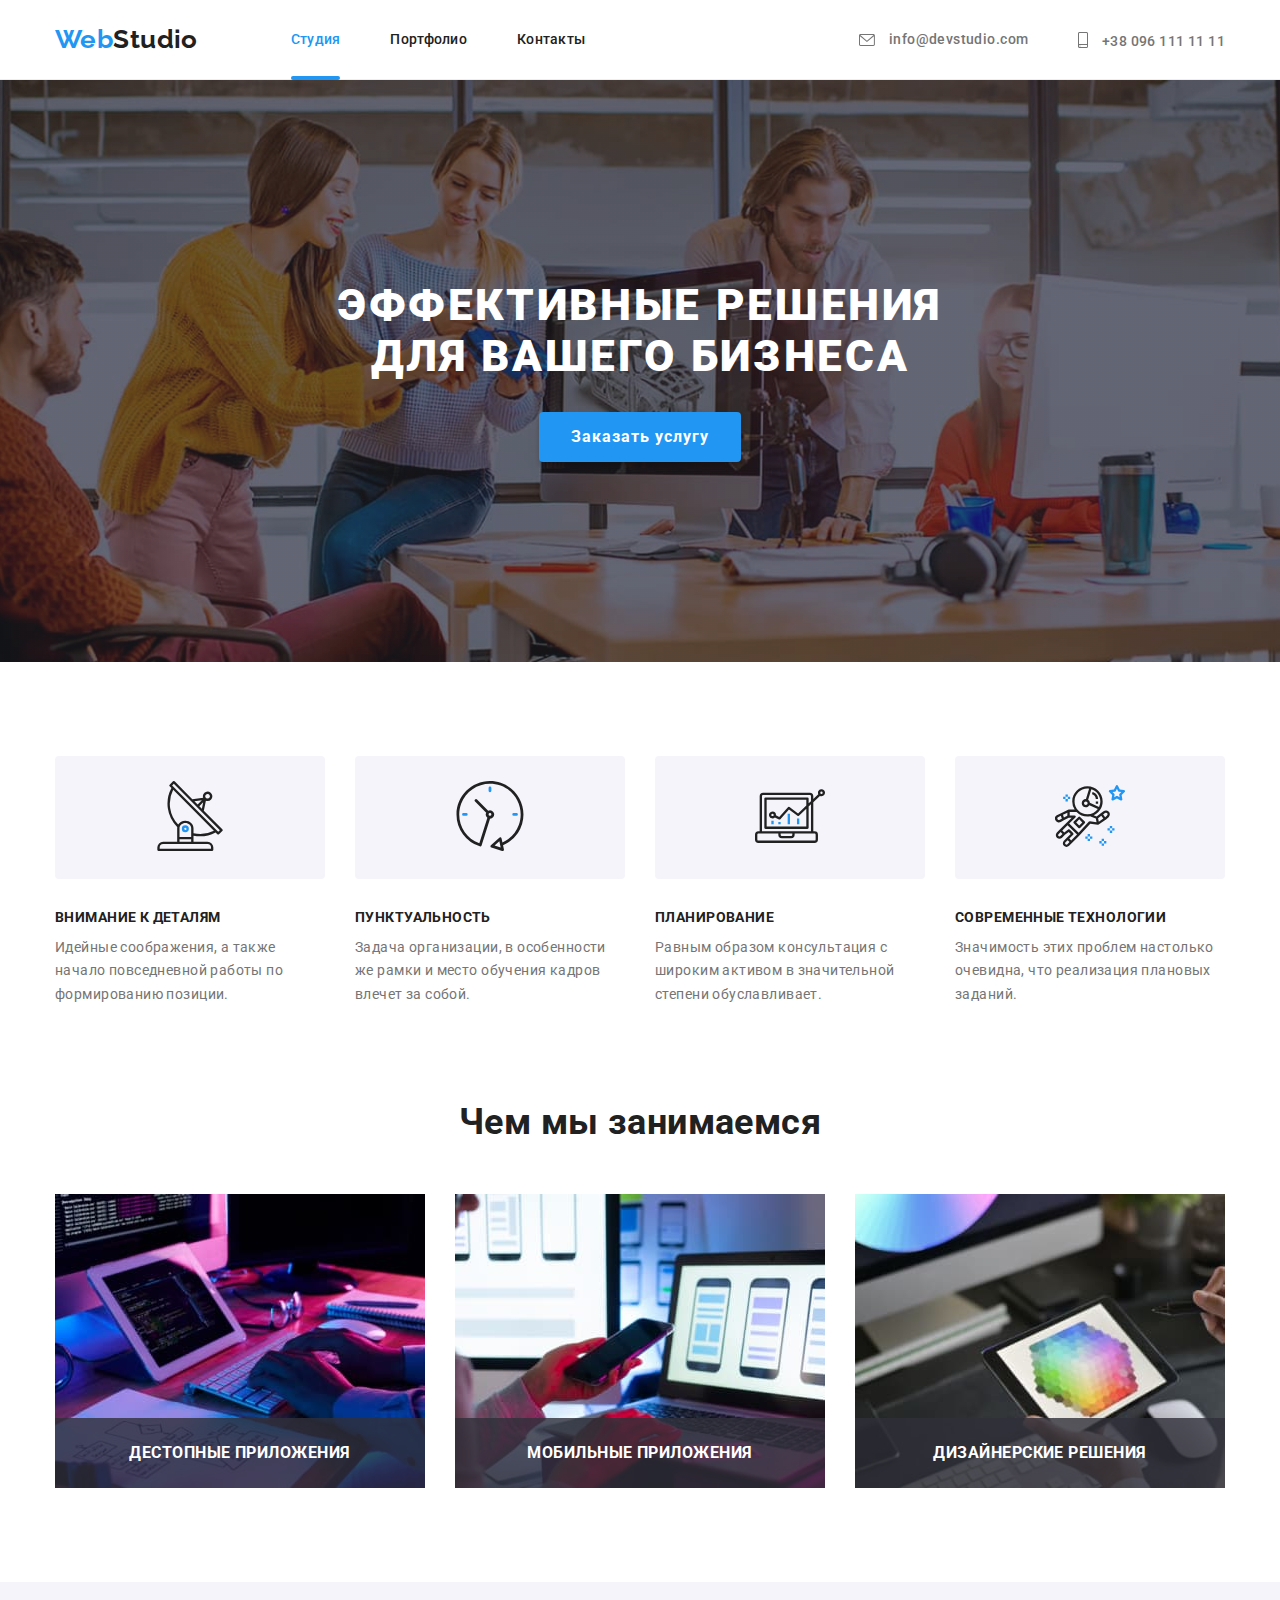
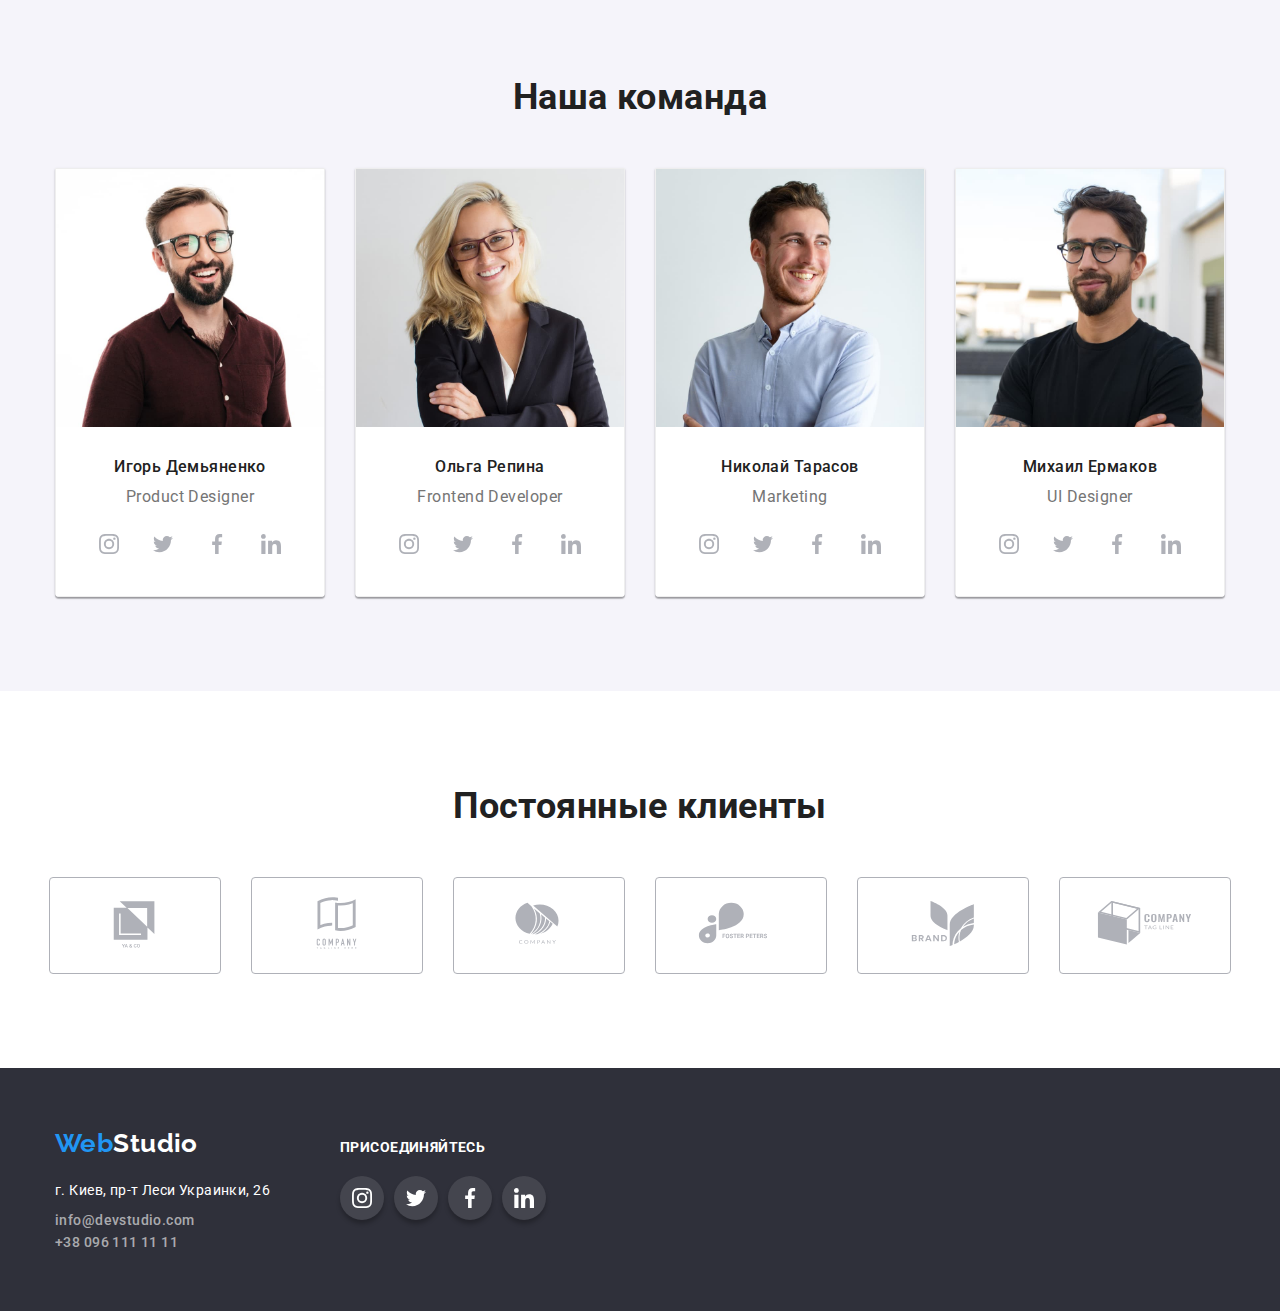
<file: index.html>
<!DOCTYPE html>
<html lang="ru">

<head>
    <meta charset="UTF-8">
    <meta http-equiv="X-UA-Compatible" content="IE=edge">
    <meta name="viewport" content="width=device-width, initial-scale=1.0">
    <title>Webstudio</title>
    <link rel="preconnect" href="https://fonts.googleapis.com">
    <link rel="preconnect" href="https://fonts.gstatic.com" crossorigin>
    <link href="https://fonts.googleapis.com/css2?family=Raleway:wght@700&family=Roboto:wght@400;500;700;900&display=swap" rel="stylesheet">
    <link rel="stylesheet" href="https://cdnjs.cloudflare.com/ajax/libs/modern-normalize/1.0.0/modern-normalize.min.css">
    <link rel="stylesheet" href="./css/styles.css">
</head>

<body>
    <header class="top-section">
        <div class="container container-flex">
            <nav class="navbar">
                <a href="#" class="nav-logo"><span class="nav-logo-colored">Web</span>Studio </a>
                <ul class="navbar-item">
                    <li class="nav-list">
                        <a class="nav-link current" href="./index.html">Студия</a></li>
                    <li class="nav-list">
                        <a class="nav-link" href="./portfolio.html">Портфолио</a>
                    </li>
                    <li class="nav-list">
                        <a class="nav-link" href="./#">Контакты</a></li>
                </ul>
            </nav>
            <ul class="contacts">
                <li class="contacts-list">
                    <a class="contact-link" href="info@devstudio.com">
                        <svg class="contact-svg-mail">
                          <use href="./image/sprite.svg#icon-mail"></use>
                        </svg> info@devstudio.com
                    </a>
                </li>
                <li class="contacts-list">
                    <a class="contact-link" href="+380961111111">
                        <svg class="contact-svg-phone">
                            <use href="./image/sprite.svg#icon-smartphone">
                            </use>
                        </svg> +38 096 111 11 11
                    </a>
                </li>
            </ul>
        </div>
    </header>
    <main>
        <!--secctin1-->
        <section class="hero-section">
            <div class="container">
                <h1 class="titel-text">Эффективные решения для вашего бизнеса</h1>
                <button type="button" class="btn-primary" data-modal-open>Заказать услугу</button>
            </div>
        </section>
        <!--secctin2-->
        <section class="section">
            <div class="container">
                <ul class="features">
                    <li class="features-list">
                        <div class="container-svg">
                            <svg class="features-svg">
                          <use href="./image/sprite.svg#icon-antenna-1"></use>
                      </svg></div>
                        <h3 class="features-title">Внимание к деталям</h3>
                        <p class="features-text">Идейные соображения, а также начало повседневной работы по формированию позиции.</p>
                    </li>
                    <li class="features-list">
                        <div class="container-svg">
                            <svg class="features-svg">
                          <use href="./image/sprite.svg#icon-clock-1"></use>
                      </svg></div>
                        <h3 class="features-title">Пунктуальность</h3>
                        <p class="features-text">Задача организации, в особенности же рамки и место обучения кадров влечет за собой.</p>
                    </li>
                    <li class="features-list">
                        <div class="container-svg">
                            <svg class="features-svg">
                          <use href="./image/sprite.svg#icon-diagram-1"></use>
                      </svg></div>
                        <h3 class="features-title">Планирование</h3>
                        <p class="features-text">Равным образом консультация с широким активом в значительной степени обуславливает.</p>
                    </li>
                    <li class="features-list">
                        <div class="container-svg">
                            <svg class="features-svg">
                             <use href="./image/sprite.svg#icon-astronaut-1"></use>
                            </svg>
                        </div>
                        <h3 class="features-title">Современные технологии</h3>
                        <p class="features-text">Значимость этих проблем настолько очевидна, что реализация плановых заданий.</p>
                    </li>
                </ul>
            </div>
        </section>
        <!--secctin3-->
        <section class="section work-pd">
            <div class="container">
                <h2 class="subtitel-big">Чем мы занимаемся</h2>
                <ul class="work-specifications">
                    <li class="work-specifications-item"><img src=./image/box1.jpg alt="desctop" width=370>
                        <div class="box">
                            <h3 class="subtitel-specifications">дестопные приложения</h3>
                        </div>
                    </li>
                    <li class="work-specifications-item"><img src=./image/box2.jpg alt="mobileapp" width=370>
                        <div class="box">
                            <h3 class="subtitel-specifications">мобильные приложения</h3>
                        </div>
                    </li>
                    <li class="work-specifications-item"><img src=./image/box3.jpg alt="design" width=370>
                        <div class="box">
                            <h3 class="subtitel-specifications">дизайнерские решения</h3>
                        </div>
                    </li>
                </ul>
            </div>
        </section>
        <!--secctin4-->
        <section class="section team-bg">
            <div class="container">
                <h2 class="subtitel-big">Наша команда</h2>
                <ul class="team-gallery">
                    <li class="team-gallery-item"><img src=./image/teamcard1.jpg alt="teammate" width=270>
                        <div class="border-name">
                            <h3 class="team-gallery-member">Игорь Демьяненко</h3>
                            <p class="team-gallery-text">Product Designer</p>
                            <ul class="social-member-list">
                                <li class="social-member-item">
                                    <a class="social-member-link" href="#">
                                        <svg class="social-member">
                                    <use href="./image/sprite.svg#icon-instagram-2"></use>
                                    </svg></a>
                                </li>
                                <li class="social-member-item">
                                    <a class="social-member-link" href="#">
                                        <svg class="social-member">
                                    <use href="./image/sprite.svg#icon-twitter-1"></use>
                                    </svg></a>
                                </li>
                                <li class="social-member-item">
                                    <a class="social-member-link" href="#">
                                        <svg class="social-member">
                                    <use href="./image/sprite.svg#icon-facebook-1"></use>
                                    </svg></a>
                                </li>
                                <li class="social-member-item">
                                    <a class="social-member-link" href="#">
                                        <svg class="social-member">
                                    <use href="./image/sprite.svg#icon-linkedin-1"></use>
                                    </svg></a>
                                </li>
                            </ul>
                        </div>
                    </li>
                    <li class="team-gallery-item"><img src=./image/teamcard2.jpg alt="teammate" width=270>
                        <div class="border-name">
                            <h3 class="team-gallery-member">Ольга Репина</h3>
                            <p class="team-gallery-text">Frontend Developer</p>

                            <ul class="social-member-list">
                                <li class="social-member-item">
                                    <a class="social-member-link" href="#">
                                        <svg class="social-member">
                                    <use href="./image/sprite.svg#icon-instagram-2"></use>
                                    </svg></a>
                                </li>
                                <li class="social-member-item">
                                    <a class="social-member-link" href="#">
                                        <svg class="social-member">
                                    <use href="./image/sprite.svg#icon-twitter-1"></use>
                                    </svg></a>
                                </li>
                                <li class="social-member-item">
                                    <a class="social-member-link" href="#">
                                        <svg class="social-member">
                                    <use href="./image/sprite.svg#icon-facebook-1"></use>
                                    </svg></a>
                                </li>
                                <li class="social-member-item">
                                    <a class="social-member-link" href="#">
                                        <svg class="social-member">
                                    <use href="./image/sprite.svg#icon-linkedin-1"></use>
                                    </svg></a>
                                </li>
                            </ul>
                        </div>
                    </li>
                    <li class="team-gallery-item"><img src=./image/teamcard3.jpg alt="teammate" width=270>
                        <div class="border-name">
                            <h3 class="team-gallery-member">Николай Тарасов</h3>
                            <p class="team-gallery-text">Marketing</p>
                            <ul class="social-member-list">
                                <li class="social-member-item">
                                    <a class="social-member-link" href="#">
                                        <svg class="social-member">
                                    <use href="./image/sprite.svg#icon-instagram-2"></use>
                                    </svg></a>
                                </li>
                                <li class="social-member-item">
                                    <a class="social-member-link" href="#">
                                        <svg class="social-member">
                                    <use href="./image/sprite.svg#icon-twitter-1"></use>
                                    </svg></a>
                                </li>
                                <li class="social-member-item">
                                    <a class="social-member-link" href="#">
                                        <svg class="social-member">
                                    <use href="./image/sprite.svg#icon-facebook-1"></use>
                                    </svg></a>
                                </li>
                                <li class="social-member-item">
                                    <a class="social-member-link" href="#">
                                        <svg class="social-member">
                                    <use href="./image/sprite.svg#icon-linkedin-1"></use>
                                    </svg></a>
                                </li>
                            </ul>
                        </div>
                    </li>
                    <li class="team-gallery-item"><img src=./image/teamcard4.jpg alt="teammate" width=270>
                        <div class="border-name">
                            <h3 class="team-gallery-member">Михаил Ермаков</h3>
                            <p class="team-gallery-text">UI Designer</p>
                            <ul class="social-member-list">
                                <li class="social-member-item">
                                    <a class="social-member-link" href="#">
                                        <svg class="social-member">
                                    <use href="./image/sprite.svg#icon-instagram-2"></use>
                                    </svg></a>
                                </li>
                                <li class="social-member-item">
                                    <a class="social-member-link" href="#">
                                        <svg class="social-member">
                                    <use href="./image/sprite.svg#icon-twitter-1"></use>
                                    </svg></a>
                                </li>
                                <li class="social-member-item">
                                    <a class="social-member-link" href="#">
                                        <svg class="social-member">
                                    <use href="./image/sprite.svg#icon-facebook-1"></use>
                                    </svg></a>
                                </li>
                                <li class="social-member-item">
                                    <a class="social-member-link" href="#">
                                        <svg class="social-member">
                                    <use href="./image/sprite.svg#icon-linkedin-1"></use>
                                    </svg></a>
                                </li>
                            </ul>
                        </div>
                    </li>

                </ul>
            </div>
        </section>
        <section class="section">
            <div class="container">
                <h2 class="subtitel-big">Постоянные клиенты</h2>
                <ul class="clients-list">
                    <li class="clients-item"><a class="client-link" href="#"><svg class="clients-svg">
                             <use href="./image/sprite.svg#icon-Logo-1"></use>
                            </svg></a></li>
                    <li class="clients-item"><a class="client-link" href="#"><svg class="clients-svg">
                             <use href="./image/sprite.svg#icon-Logo-2"></use>
                            </svg></a></li>
                    <li class="clients-item"><a class="client-link" href="#"><svg class="clients-svg">
                             <use href="./image/sprite.svg#icon-Logo-3"></use>
                            </svg></a></li>
                    <li class="clients-item"><a class="client-link" href="#"><svg class="clients-svg">
                             <use href="./image/sprite.svg#icon-Logo-4"></use>
                            </svg></a></li>
                    <li class="clients-item"><a class="client-link" href="#"><svg class="clients-svg">
                             <use href="./image/sprite.svg#icon-Logo-5"></use>
                            </svg></a></li>
                    <li class="clients-item"><a class="client-link" href="#"><svg class="clients-svg">
                             <use href="./image/sprite.svg#icon-Logo-6"></use>
                            </svg></a></li>
                </ul>
            </div>
        </section>
    </main>
    <!--footer-->
    <footer class="footer-custom ">
        <div class="container-footer">
            <div class="container-footer-contacts">
                <a href=" " class="nav-logo-light "><span class="nav-logo-colored ">Web</span>Studio </a>
                <ul class="contacts-list footer-list ">
                    <li class="contat-item-light ">
                        <p class="address-light ">г. Киев, пр-т Леси Украинки, 26</p>
                    </li>
                    <li class="contat-item-light contact-margin ">
                        <a class="contact-link-light " href="info@devstudio.com "> info@devstudio.com </a></li>
                    <li class="contat-item-light">
                        <a class="contact-link-light " href="+380961111111 "> +38 096 111 11 11</a></li>
                </ul>
            </div>
            <div class="container-footer-svg">
                <h3 class="footer-title">Присоединяйтесь</h3>
                <ul class="social-footer-list">
                    <li class="social-footer-item">
                        <a class="social-footer-link" href="#">
                            <svg class="social-footer">
                                    <use href="./image/sprite.svg#icon-instagram-2"></use>
                                    </svg></a>
                    </li>
                    <li class="social-footer-item">
                        <a class="social-footer-link" href="#">
                            <svg class="social-footer">
                                    <use href="./image/sprite.svg#icon-twitter-1"></use>
                                    </svg></a>
                    </li>
                    <li class="social-footer-item">
                        <a class="social-footer-link" href="#">
                            <svg class="social-footer">
                                    <use href="./image/sprite.svg#icon-facebook-1"></use>
                                    </svg></a>
                    </li>
                    <li class="social-footer-item">
                        <a class="social-footer-link" href="#">
                            <svg class="social-footer">
                                    <use href="./image/sprite.svg#icon-linkedin-1"></use>
                                    </svg></a>
                    </li>
                </ul>
            </div>
        </div>
    </footer>
    <div class="backdrop is-hidden" data-modal>
        <div class="modal"><button type="button" class="btn-modal" data-modal-close>
            <svg class="modal-close-btn">
            <use href="./image/closebtn.svg#icon-closebtn"></use></svg></button></div>
    </div>
    <script src="./js/modal.js"></script>
</body>
</file>
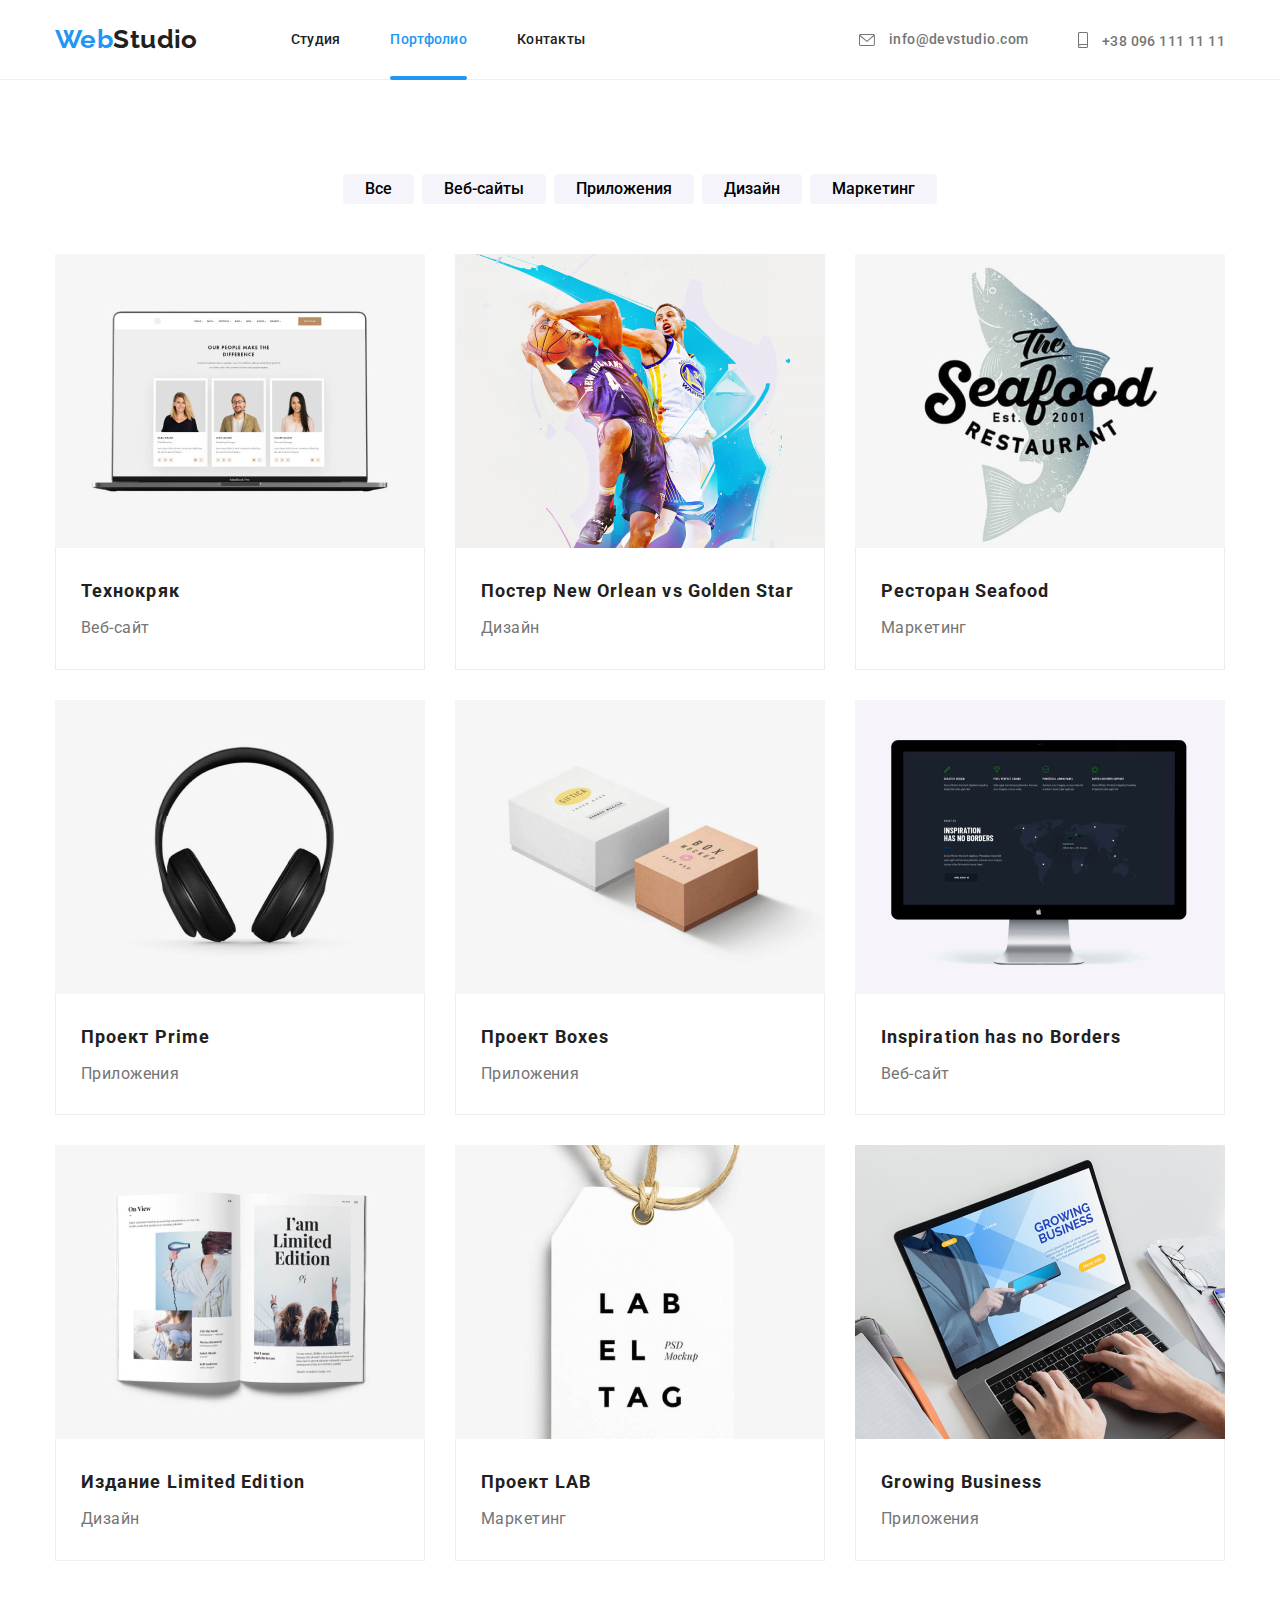
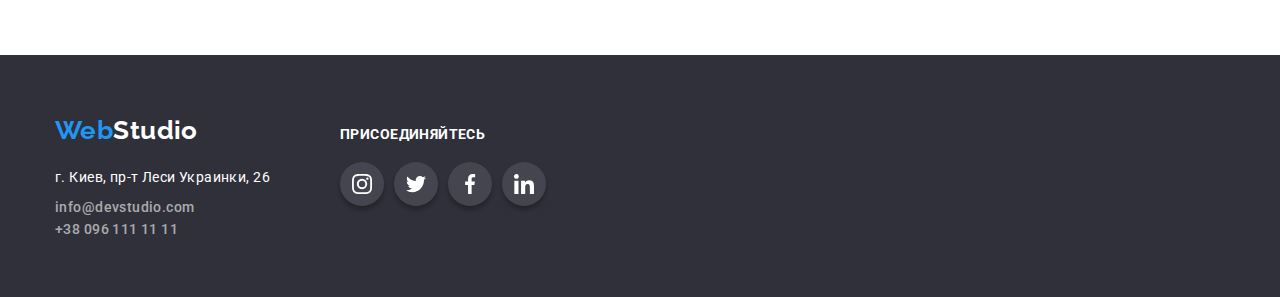
<file: portfolio.html>
<!DOCTYPE html>
<html lang="ru">

<head>
    <meta charset="UTF-8">
    <meta http-equiv="X-UA-Compatible" content="IE=edge">
    <meta name="viewport" content="width=device-width, initial-scale=1.0">
    <title>Portfolio</title>
    <link rel="preconnect" href="https://fonts.googleapis.com">
    <link rel="preconnect" href="https://fonts.gstatic.com" crossorigin>
    <link href="https://fonts.googleapis.com/css2?family=Raleway:wght@700&family=Roboto:wght@400;500;700;900&display=swap" rel="stylesheet">
    <link rel="stylesheet" href="https://cdnjs.cloudflare.com/ajax/libs/modern-normalize/1.0.0/modern-normalize.min.css">
    <link rel="stylesheet" href="./css/styles.css">
</head>

<body>
    <header class="top-section">
        <div class="container container-flex">
            <nav class="navbar">
                <a href="" class="nav-logo"><span class="nav-logo-colored">Web</span>Studio </a>
                <ul class="navbar-item">
                    <li class="nav-list">
                        <a class="nav-link" href="./index.html">Студия</a></li>
                    <li class="nav-list">
                        <a class="nav-link current" href="./">Портфолио</a></li>
                    <li class="nav-list">
                        <a class="nav-link" href="./">Контакты</a></li>
                </ul>
            </nav>
            <ul class="contacts">
                <li class="contacts-list">
                    <a class="contact-link" href="info@devstudio.com">
                        <svg class="contact-svg-mail">
                          <use href="./image/sprite.svg#icon-mail"></use>
                        </svg> info@devstudio.com

                    </a>
                </li>
                <li class="contacts-list">
                    <a class="contact-link" href="+380961111111">
                        <svg class="contact-svg-phone">
                            <use href="./image/sprite.svg#icon-smartphone">
                            </use>
                        </svg> +38 096 111 11 11
                    </a>
                </li>
            </ul>
        </div>
    </header>
    <main>
        <!--button section-->
        <section class="section portfolio-bg">
            <div class="container">
                <h1 class="porfolio-title">Portfolio</h1>
                <ul class="filter filter-flex">
                    <li class="filter-item"><button type="button" class="ftr-button">Все</button></li>
                    <li class="filter-item"><button type="button" class="ftr-button">Веб-сайты</button></li>
                    <li class="filter-item"><button type="button" class="ftr-button">Приложения</button></li>
                    <li class="filter-item"><button type="button" class="ftr-button">Дизайн</button></li>
                    <li class="filter-item"><button type="button" class="ftr-button">Маркетинг</button></li>
                </ul>
                <ul class="portfolio-list">
                    <li class=" portfolio-item">
                        <a class="portfolio-link portfolio-overlay" href="# ">
                            <div class="box-gallery">
                                <img src=./image/img1.jpg alt="picture " width=370>
                                <div class="overlay">
                                    <p class="overlay-text">Технокряк это современная площадка распространения коронавируса. Компании используют эту платформу для цифрового шпионажа и атак на защищённые сервера конкурентов.</p>
                                </div>
                            </div>
                            <div class="portfolio-text-planting ">
                                <h2 class="subtitle-portfolio ">Технокряк</h2>
                                <p class="portfolio-text ">Веб-сайт</p>
                            </div>
                        </a>
                    </li>
                    <li class="portfolio-item ">
                        <a class="portfolio-link portfolio-overlay " href="# ">
                            <div class="box-gallery">
                                <img src=./image/img2.jpg alt="picture " width=370>
                                <div class="overlay">
                                    <p class="overlay-text">Технокряк это современная площадка распространения коронавируса. Компании используют эту платформу для цифрового шпионажа и атак на защищённые сервера конкурентов.</p>
                                </div>
                            </div>
                            <div class="portfolio-text-planting ">
                                <h2 class="subtitle-portfolio ">Постер New Orlean vs Golden Star</h2>
                                <p class="portfolio-text ">Дизайн</p>
                            </div>
                        </a>
                    </li>
                    <li class="portfolio-item ">
                        <a class="portfolio-link portfolio-overlay " href="# ">
                            <div class="box-gallery">
                                <img src=./image/img3.jpg alt="picture " width=370>
                                <div class="overlay">
                                    <p class="overlay-text">Технокряк это современная площадка распространения коронавируса. Компании используют эту платформу для цифрового шпионажа и атак на защищённые сервера конкурентов.</p>
                                </div>
                            </div>
                            <div class="portfolio-text-planting ">
                                <h2 class="subtitle-portfolio ">Ресторан Seafood</h2>
                                <p class="portfolio-text ">Маркетинг</p>
                            </div>
                        </a>
                    </li>
                    <li class="portfolio-item ">
                        <a class="portfolio-link portfolio-overlay" href="# ">
                            <div class="box-gallery">
                                <img src=./image/img4.jpg alt="picture " width=370>
                                <div class="overlay">
                                    <p class="overlay-text">Технокряк это современная площадка распространения коронавируса. Компании используют эту платформу для цифрового шпионажа и атак на защищённые сервера конкурентов.</p>
                                </div>
                            </div>
                            <div class="portfolio-text-planting ">
                                <h2 class="subtitle-portfolio ">Проект Prime</h2>
                                <p class="portfolio-text ">Приложения</p>
                            </div>
                        </a>
                    </li>
                    <li class="portfolio-item ">
                        <a class="portfolio-link portfolio-overlay" href="# ">
                            <div class="box-gallery">
                                <img src=./image/img5.jpg alt="picture " width=370>
                                <div class="overlay">
                                    <p class="overlay-text">Технокряк это современная площадка распространения коронавируса. Компании используют эту платформу для цифрового шпионажа и атак на защищённые сервера конкурентов.</p>
                                </div>
                            </div>
                            <div class="portfolio-text-planting ">
                                <h2 class="subtitle-portfolio ">Проект Boxes</h2>
                                <p class="portfolio-text ">Приложения</p>
                            </div>
                        </a>
                    </li>
                    <li class="portfolio-item ">
                        <a class="portfolio-link portfolio-overlay " href="# ">
                            <div class="box-gallery">
                                <img src=./image/img6.jpg alt="picture " width=370>
                                <div class="overlay">
                                    <p class="overlay-text">Технокряк это современная площадка распространения коронавируса. Компании используют эту платформу для цифрового шпионажа и атак на защищённые сервера конкурентов.</p>
                                </div>
                            </div>
                            <div class="portfolio-text-planting ">
                                <h2 class="subtitle-portfolio ">Inspiration has no Borders</h2>
                                <p class="portfolio-text ">Веб-сайт</p>
                            </div>
                        </a>

                    </li>
                    <li class="portfolio-item ">
                        <a class="portfolio-link portfolio-overlay" href="# ">
                            <div class="box-gallery">
                                <img src=./image/img7.jpg alt="picture " width=370>
                                <div class="overlay">
                                    <p class="overlay-text">Технокряк это современная площадка распространения коронавируса. Компании используют эту платформу для цифрового шпионажа и атак на защищённые сервера конкурентов.</p>
                                </div>
                            </div>
                            <div class="portfolio-text-planting ">
                                <h2 class="subtitle-portfolio ">Издание Limited Edition</h2>
                                <p class="portfolio-text ">Дизайн</p>
                            </div>
                        </a>
                    </li>
                    <li class="portfolio-item ">
                        <a class="portfolio-link portfolio-overlay " href="# ">
                            <div class="box-gallery">
                                <img src=./image/img8.jpg alt="picture " width=370>
                                <div class="overlay">
                                    <p class="overlay-text">Технокряк это современная площадка распространения коронавируса. Компании используют эту платформу для цифрового шпионажа и атак на защищённые сервера конкурентов.</p>
                                </div>
                            </div>
                            <div class="portfolio-text-planting ">
                                <h2 class="subtitle-portfolio ">Проект LAB</h2>
                                <p class="portfolio-text ">Маркетинг</p>
                            </div>
                        </a>
                    </li>
                    <li class="portfolio-item ">
                        <a class="portfolio-link portfolio-overlay" href="# ">
                            <div class="box-gallery">
                                <img src=./image/img9.jpg alt="picture " width=370>
                                <div class="overlay">
                                    <p class="overlay-text">Технокряк это современная площадка распространения коронавируса. Компании используют эту платформу для цифрового шпионажа и атак на защищённые сервера конкурентов.</p>
                                </div>
                            </div>
                            <div class="portfolio-text-planting ">
                                <h2 class="subtitle-portfolio ">Growing Business</h2>
                                <p class="portfolio-text ">Приложения</p>
                            </div>
                        </a>
                    </li>
                </ul>
            </div>
        </section>
    </main>
    <!--footer-->
    <footer class="footer-custom ">
        <div class="container-footer">
            <div class="container-footer-contacts">
                <a href=" " class="nav-logo-light "><span class="nav-logo-colored ">Web</span>Studio </a>
                <ul class="contacts-list footer-list ">
                    <li class="contat-item-light ">
                        <p class="address-light ">г. Киев, пр-т Леси Украинки, 26</p>
                    </li>
                    <li class="contat-item-light contact-margin ">
                        <a class="contact-link-light " href="info@devstudio.com "> info@devstudio.com </a></li>
                    <li class="contat-item-light">
                        <a class="contact-link-light " href="+380961111111 "> +38 096 111 11 11</a></li>
                </ul>
            </div>
            <div class="container-footer-svg">
                <h3 class="footer-title">Присоединяйтесь</h3>
                <ul class="social-footer-list">
                    <li class="social-footer-item">
                        <a class="social-footer-link" href="#">
                            <svg class="social-footer">
                                    <use href="./image/sprite.svg#icon-instagram-2"></use>
                                    </svg></a>
                    </li>
                    <li class="social-footer-item">
                        <a class="social-footer-link" href="#">
                            <svg class="social-footer">
                                    <use href="./image/sprite.svg#icon-twitter-1"></use>
                                    </svg></a>
                    </li>
                    <li class="social-footer-item">
                        <a class="social-footer-link" href="#">
                            <svg class="social-footer">
                                    <use href="./image/sprite.svg#icon-facebook-1"></use>
                                    </svg></a>
                    </li>
                    <li class="social-footer-item">
                        <a class="social-footer-link" href="#">
                            <svg class="social-footer">
                                    <use href="./image/sprite.svg#icon-linkedin-1"></use>
                                    </svg></a>
                    </li>
                </ul>
            </div>
        </div>



    </footer>
</body>

</html>
</file>
<file: css/styles.css>
:root {
    --primari-text-color: #757575;
    --second-color: #212121;
    --accent-color: #2196f3;
    --whitw-color-texte: #ffffff;
}

*,
*::before,
*::after {
    box-sizing: border-box;
}

body {
    font-family: 'Roboto', sans-serif;
    color: var(--primari-text-color);
    font-style: normal;
    font-size: 14px;
    font-weight: 400;
    line-height: 1.16;
    letter-spacing: 0.03em;
}

h1,
h2,
h3,
p {
    margin: 0;
}

ul {
    margin: 0;
    padding: 0;
    list-style: none;
}

a {
    display: block;
    text-decoration: none;
}

img {
    width: 100%;
    height: auto;
    display: block;
}

.top-section {
    border-bottom: 1px solid #EEEEEE;
    height: 80px;
    display: flex;
}

.nav-logo {
    font-family: Raleway;
    font-weight: 700;
    font-size: 26px;
    line-height: 1.2;
    text-transform: capitalize;
    color: var(--second-color);
    margin-right: 93px;
}

.nav-logo-colored {
    color: var(--accent-color);
}

.nav-logo-light {
    font-family: Raleway;
    font-weight: 700;
    font-size: 26px;
    line-height: 1.2;
    text-transform: capitalize;
    color: var(--whitw-color-texte);
}

.navbar {
    display: flex;
    align-items: center;
}

.nav-list:not(:last-child) {
    margin-right: 50px;
}

.navbar-item {
    display: flex;
}

.nav-link {
    font-weight: 500;
    letter-spacing: 0.02em;
    color: var(--second-color);
    padding-top: 32px;
    padding-bottom: 32px;
    position: relative;
    transition: color 250ms cubic-bezier(0.4, 0, 0.2, 1);
}

.nav-link.current::after {
    content: "";
    width: 100%;
    height: 4px;
    border-radius: 2px;
    display: inline-block;
    position: absolute;
    background-color: var(--accent-color);
    bottom: 0;
    left: 0;
}

.nav-link:hover,
.nav-link:focus {
    color: var(--accent-color);
}

.current {
    color: var(--accent-color)
}

.contacts {
    display: flex;
    margin-left: auto;
    align-items: center;
}

.contacts-list:not(:last-child) {
    margin-right: 50px;
}

.contact-link {
    color: var(--primari-text-color);
    font-weight: 500;
    display: block;
    align-items: center;
    transition: color 250ms cubic-bezier(0.4, 0, 0.2, 1);
}

.contact-link:hover,
.contact-link:focus {
    color: var(--accent-color);
}

.contact-link:hover .contact-svg-mail,
.contact-link:focus .contact-svg-mail {
    fill: var(--accent-color);
}

.footer-list {
    margin-top: 20px;
}

.contact-link-light {
    font-weight: 500;
    color: rgb(255, 255, 255, 0.6);
}

.contact-link-light:focus,
.contact-link-light:hover {
    color: var(--accent-color);
}

.hero-section {
    padding: 200px 0;
    background-color: #2F303A;
    background-image: linear-gradient(to bottom, rgba(47, 48, 58, 0.4), rgba(47, 48, 58, 0.4)), url(../image/bgimg.jpg);
    background-size: cover;
    background-position: center;
}

.titel-text {
    font-size: 44px;
    letter-spacing: 0.06em;
    font-weight: 900;
    color: var(--whitw-color-texte);
    text-align: center;
    text-transform: uppercase;
    width: 696px;
    margin-left: auto;
    margin-right: auto;
    margin-bottom: 30px;
}

.btn-primary {
    font-weight: 700;
    font-size: 16px;
    line-height: 1.88;
    letter-spacing: 0.06em;
    width: 200;
    height: 50px;
    cursor: pointer;
    color: var(--whitw-color-texte);
    align-items: center;
    text-align: center;
    display: block;
    margin-left: auto;
    margin-right: auto;
    padding: 10px 32px;
    background-color: var(--accent-color);
    border: transparent;
    box-shadow: 0px 4px 4px rgba(0, 0, 0, 0.15);
    border-radius: 4px;
}

.btn-primary {
    background-color: var(--accent-color);
}

.features {
    display: flex;
}

.features-list:not(:last-child) {
    margin-right: 30px;
}

.features-title {
    font-size: 14px;
    font-weight: 700;
    color: var(--second-color);
    text-transform: uppercase;
    margin-bottom: 10px;
}

.features-text {
    line-height: 1.71;
    letter-spacing: 0.03em;
    color: var(--primari-text-color);
}

.subtitel-big {
    font-size: 36px;
    font-weight: 700;
    line-height: 1.18;
    color: var(--second-color);
    text-align: center;
    margin-bottom: 50px;
}

.work-specifications-list {
    display: flex;
}

.work-specifications-item {
    position: relative;
}

.work-specifications-item:not(:last-child) {
    margin-right: 30px;
}

.team-bg {
    background-color: #F5F4FA;
}

.team-gallery {
    display: flex;
}

.team-gallery-item {
    border: 1px solid #EEEEEE;
    box-shadow: 0px 1px 3px rgba(0, 0, 0, 0.12), 0px 1px 1px rgba(0, 0, 0, 0.14), 0px 2px 1px rgba(0, 0, 0, 0.2);
    border-radius: 0px 0px 4px 4px;
}

.team-gallery-item:not(:last-child) {
    margin-right: 30px;
}

.team-gallery-member {
    font-weight: 500;
    font-size: 16px;
    line-height: 1.2;
    color: var(--second-color);
    margin-bottom: 10px;
}

.team-gallery-text {
    font-weight: 400;
    font-size: 16px;
    line-height: 1.19;
    letter-spacing: 0.03em;
    margin-bottom: 16px;
}

.border-name {
    text-align: center;
    padding: 30px 0;
    background-color: #FFFFFF;
}

.porfolio-title {
    position: absolute;
    clip: rect(0 0 0 0);
    width: 1px;
    height: 1px;
    margin: -1px;
}

.filter-item {
    font-weight: 500;
    font-size: 16px;
    line-height: 1.6;
    color: var(--second-color);
}

.ftr-button {
    font-weight: 500;
    text-decoration: none;
    cursor: pointer;
    background: #F5F4FA;
    border-radius: 4px;
    padding: 6px 22px;
    border: transparent;
    transition: background-color 250ms cubic-bezier(0.4, 0, 0.2, 1), box-shadow 250ms cubic-bezier(0.4, 0, 0.2, 1), color 250ms cubic-bezier(0.4, 0, 0.2, 1);
}

.filter-item:not(:last-child) {
    margin-right: 8px;
}

.ftr-button:hover,
.ftr-button:focus {
    background-color: var(--accent-color);
    color: var(--whitw-color-texte);
    box-shadow: 0px 3px 1px rgba(0, 0, 0, 0.1), 0px 1px 2px rgba(0, 0, 0, 0.08), 0px 2px 2px rgba(0, 0, 0, 0.12);
}

.portfolio-list {
    display: flex;
    flex-wrap: wrap;
    margin: -15px;
}

.portfolio-link:focus,
.portfolio-link:hover {
    box-shadow: 0px 1px 1px rgba(0, 0, 0, 0.12), 0px 4px 4px rgba(0, 0, 0, 0.06), 1px 4px 6px rgba(0, 0, 0, 0.16);
}

.gallery-img:focus .portfolio-link,
.gallery-img:hover .portfolio-link {
    box-shadow: 0px 1px 1px rgba(0, 0, 0, 0.12), 0px 4px 4px rgba(0, 0, 0, 0.06), 1px 4px 6px rgba(0, 0, 0, 0.16);
}

.gallery-img {
    transition: box-shadow 250ms cubic-bezier(0.4, 0, 0.2, 1);
}

.portfolio-item {
    margin: 15px;
}

.porfolio-link {
    display: block;
    transition: box-shadow 250ms cubic-bezier(0.4, 0, 0.2, 1);
}

.subtitle-portfolio {
    font-size: 18px;
    font-weight: 700;
    line-height: 2;
    letter-spacing: 0.06em;
    color: var(--second-color);
    margin-bottom: 4px;
}

.portfolio-text {
    color: var(--primari-text-color);
    text-decoration: none;
    font-size: 16px;
    line-height: 1.9;
}

.portfolio-text-planting {
    border-bottom: 1px solid #EEEEEE;
    border-left: 1px solid #EEEEEE;
    border-right: 1px solid #EEEEEE;
    padding: 25px;
}

.address {
    color: var(--second-color);
}

.address-light {
    line-height: 1.7;
    color: var(--whitw-color-texte);
    padding-bottom: 9px;
}

.contact-link-light {
    text-decoration: none;
    font-weight: 500;
    color: rgb(255, 255, 255, 0.6);
}

.contact-margin {
    margin-bottom: 6px;
}

.container,
.container-footer {
    width: 1200px;
    margin-right: auto;
    margin-left: auto;
    padding-left: 15px;
    padding-right: 15px;
}

.section {
    padding-top: 94px;
    padding-bottom: 94px;
}

.container-flex {
    display: flex;
}

.filter-flex {
    display: flex;
    justify-content: center;
    margin-bottom: 50px;
}

.porfolio-bg {
    background: #E5E5E5;
}

.work-pd {
    padding-top: 0px;
}

.footer-custom {
    background-color: #2F303A;
    padding: 60px 0;
    display: flex;
    justify-content: center;
}

.contact-svg-mail {
    width: 16px;
    height: 12px;
    fill: #757575;
    margin-right: 10px;
    position: relative;
    top: 2px;
    transition: fill 250ms cubic-bezier(0.4, 0, 0.2, 1);
}

.contact-svg-mail:focus,
.contact-svg-mail:hover {
    fill: var(--accent-color);
}

.contact-svg-phone {
    width: 10px;
    height: 16px;
    fill: #757575;
    margin-right: 10px;
    position: relative;
    top: 2px;
    transition: fill 250ms cubic-bezier(0.4, 0, 0.2, 1);
}

.contact-link:hover .contact-svg-phone,
.contact-link:focus .contact-svg-phone {
    fill: var(--accent-color);
}

.contact-svg-phone:focus,
.contact-svg-phone:hover {
    fill: var(--accent-color);
}

.features-svg {
    width: 70px;
    height: 70px;
}

.container-svg {
    background-color: #F5F4FA;
    border-radius: 4px;
    padding: 25px 100px;
    margin-bottom: 30px;
}

.social-member {
    width: 20px;
    height: 20px;
    fill: #AFB1B8;
    transition: fill 250ms cubic-bezier(0.4, 0, 0.2, 1);
}

.social-member-list {
    display: flex;
    justify-content: center;
    align-items: center;
}

.social-member-item {
    width: 44px;
    height: 44px;
}

.social-member-link {
    display: flex;
    justify-content: center;
    align-items: center;
    width: 100%;
    height: 100%;
    border-radius: 50%;
    transition: background-color 250ms cubic-bezier(0.4, 0, 0.2, 1);
}

.social-member-item:not(:last-child) {
    margin-right: 10px;
}

.social-member-link:hover,
.social-member-link:focus {
    background-color: var(--accent-color);
}

.social-member-link:hover .social-member,
.social-member-link:focus .social-member {
    fill: #F5F4FA;
}

.clients-item:not(:last-child) {
    margin-right: 30px;
}

.clients-list {
    display: flex;
    justify-content: center;
    align-items: center;
}

.clients-svg {
    fill: #AFB1B8;
    width: 106px;
    height: 60px;
    margin: 16px 32px;
    transition: fill 250ms cubic-bezier(0.4, 0, 0.2, 1);
}

.client-link {
    border: 1px solid #AFB1B8;
    box-sizing: border-box;
    border-radius: 4px;
    transition: border-color 250ms cubic-bezier(0.4, 0, 0.2, 1);
}

.client-link:hover,
.client-link:focus {
    border-color: var(--accent-color);
}

.client-link:hover .clients-svg,
.client-link:focus .clients-svg {
    fill: var(--accent-color);
    border-color: var(--accent-color);
}

.footer-title {
    font-size: 14px;
    font-weight: 700;
    color: #FFFFFF;
    text-transform: uppercase;
    letter-spacing: 0.03em;
    margin-bottom: 20px;
}

.social-footer {
    width: 20px;
    height: 20px;
    fill: #FFFFFF;
    transition: fill 250ms cubic-bezier(0.4, 0, 0.2, 1);
}

.social-footer-list {
    display: flex;
    justify-content: center;
    align-items: center;
}

.social-footer-item {
    width: 44px;
    height: 44px;
}

.social-footer-link {
    display: flex;
    justify-content: center;
    align-items: center;
    width: 100%;
    height: 100%;
    border-radius: 50%;
    background: rgba(255, 255, 255, 0.1);
    box-shadow: 0px 4px 4px 0px rgba(0, 0, 0, 0.25);
    transition: background-color 250ms cubic-bezier(0.4, 0, 0.2, 1);
}

.social-footer-item:not(:last-child) {
    margin-right: 10px;
}

.social-footer-link:hover,
.social-footer-link:focus {
    background-color: var(--accent-color);
}

.social-footer-link:hover .social-footer,
.social-footer-link:focus .social-footer {
    fill: #F5F4FA;
}

.container-footer-svg {
    margin-left: 70px;
}

.container-footer {
    display: flex;
    align-items: baseline;
    justify-content: baseline;
}

.box {
    display: flex;
    justify-content: center;
    align-items: center;
    position: absolute;
    width: 100%;
    height: 70px;
    background: rgba(47, 48, 58, 0.8);
    bottom: 0;
    left: 0;
}

.subtitel-specifications {
    font-weight: 700;
    font-size: 16px;
    line-height: 1.2;
    color: #FFFFFF;
    letter-spacing: 0.03em;
    text-transform: uppercase;
}

.work-specifications {
    display: flex;
}

.overlay {
    padding: 63px 24px;
    position: absolute;
    top: 0;
    left: 0;
    width: 100%;
    height: 100%;
    transform: translateY(100%);
    background-color: rgba(33, 150, 243, 0.9);
    transition: transform 250ms cubic-bezier(0.4, 0, 0.2, 1);
}

.box-gallery {
    position: relative;
    overflow: hidden;
}

.portfolio-overlay:focus .overlay,
.portfolio-overlay:hover .overlay {
    transform: translateY(0);
}

.overlay-text {
    font-size: 18px;
    line-height: 1.55;
    letter-spacing: 0.03em;
    color: #FFFFFF;
}

.backdrop.is-hidden {
    opacity: 0;
    pointer-events: none;
}

.backdrop.is-hidden .modal {
    transform: translate(-50%, -50%) scale(0.9);
}

.backdrop {
    position: fixed;
    top: 0;
    left: 0;
    z-index: 2;
    width: 100%;
    height: 100%;
    background-color: rgba(0, 0, 0, 0.2);
    opacity: 1;
    transition: opacity 250ms cubic-bezier(0.4, 0, 0.2, 1);
}

.modal {
    position: absolute;
    top: 50%;
    left: 50%;
    min-width: 528px;
    min-height: 581px;
    background-color: #ffffff;
    box-sizing: border-box;
    border-radius: 4px;
    transform: translate(-50%, -50%);
    transition: transform 250ms cubic-bezier(0.4, 0, 0.2, 1);
}

.btn-modal {
    position: absolute;
    top: 8px;
    right: 8px;
    width: 30px;
    height: 30px;
    padding: 15px;
    background-color: #ffffff;
    border: 1px solid rgba(0, 0, 0, 0.1);
    box-sizing: border-box;
    border-radius: 50%;
    cursor: pointer;
    transition: background-color 250ms cubic-bezier(0.4, 0, 0.2, 1);
}

.modal-close-btn {
    position: absolute;
    top: 6px;
    right: 6px;
    width: 18px;
    height: 18px;
    fill: #212121;
    transition: fill 250ms cubic-bezier(0.4, 0, 0.2, 1);
}

.btn-modal:focus,
.btn-modal:hover {
    background-color: var(--accent-color);
}

.btn-modal:focus .modal-close-btn,
.btn-modal:hover .modal-close-btn {
    fill: #F5F4FA;
}
</file>
